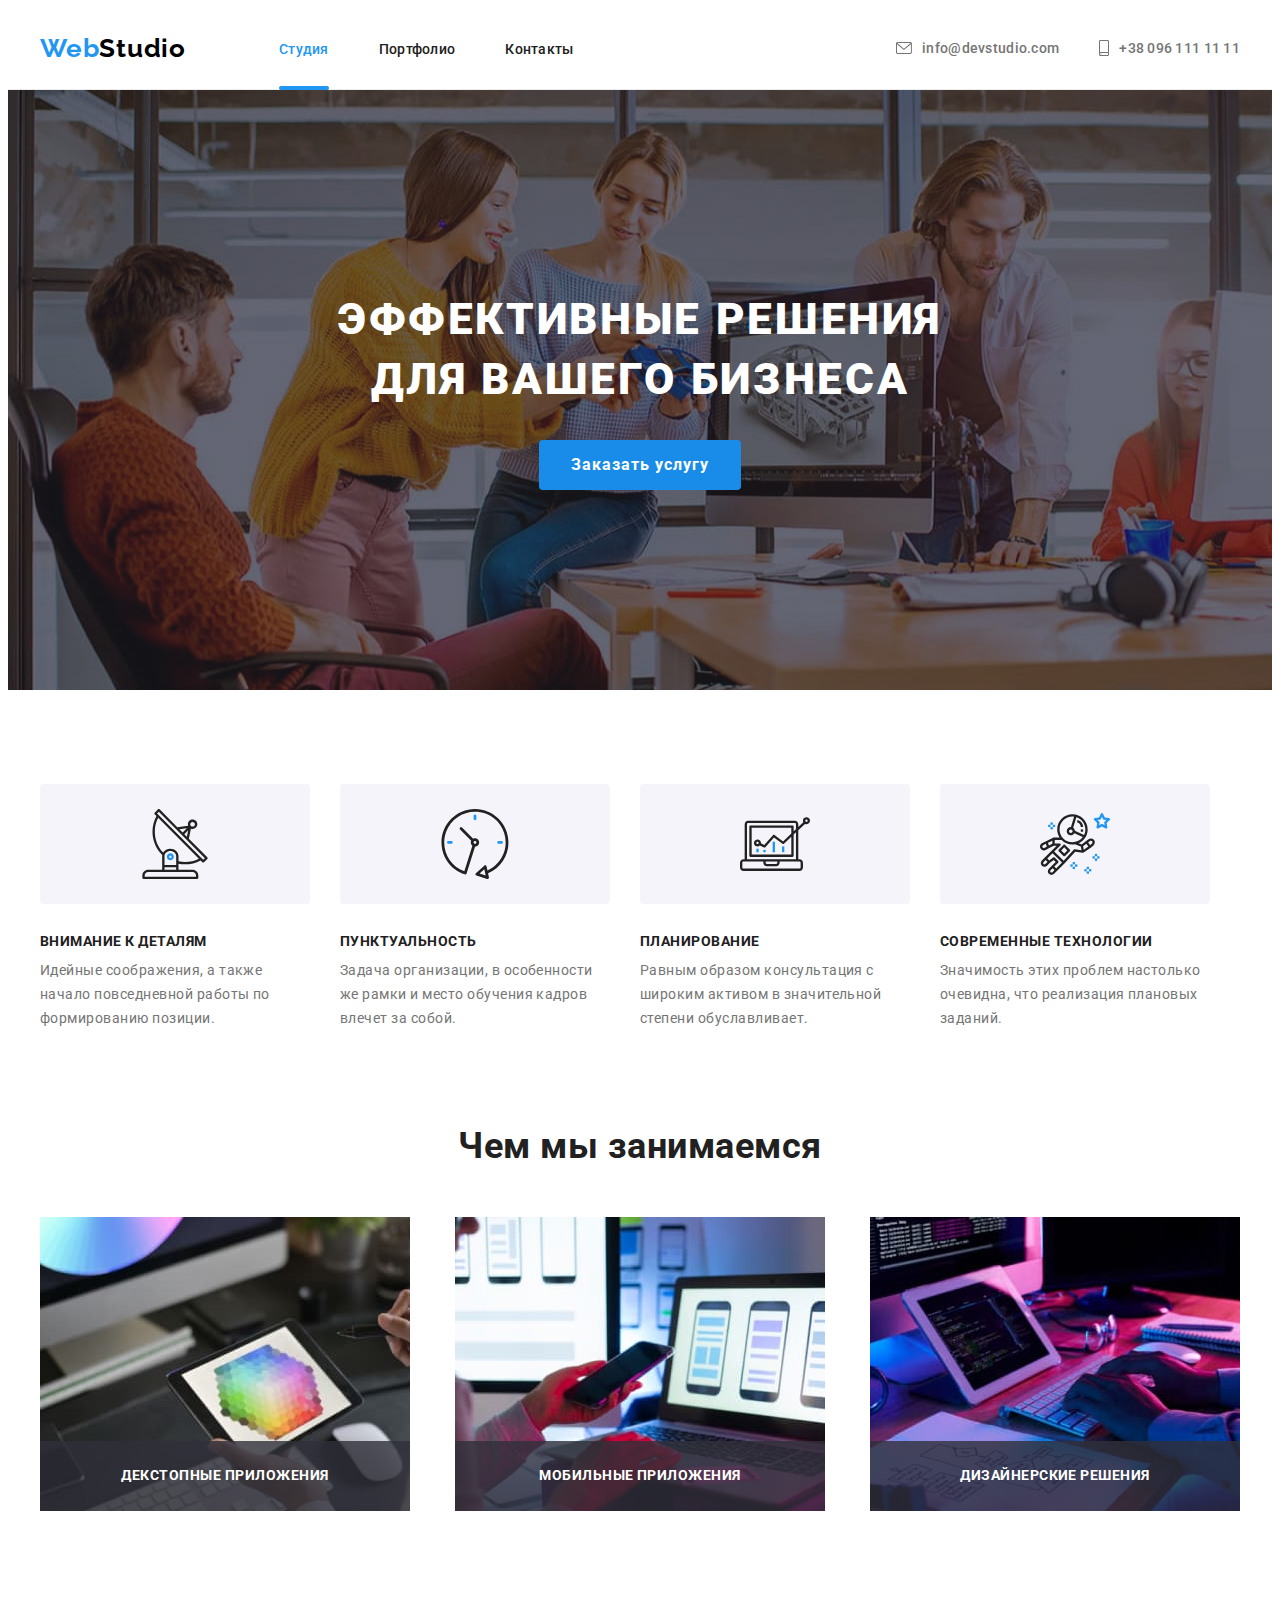
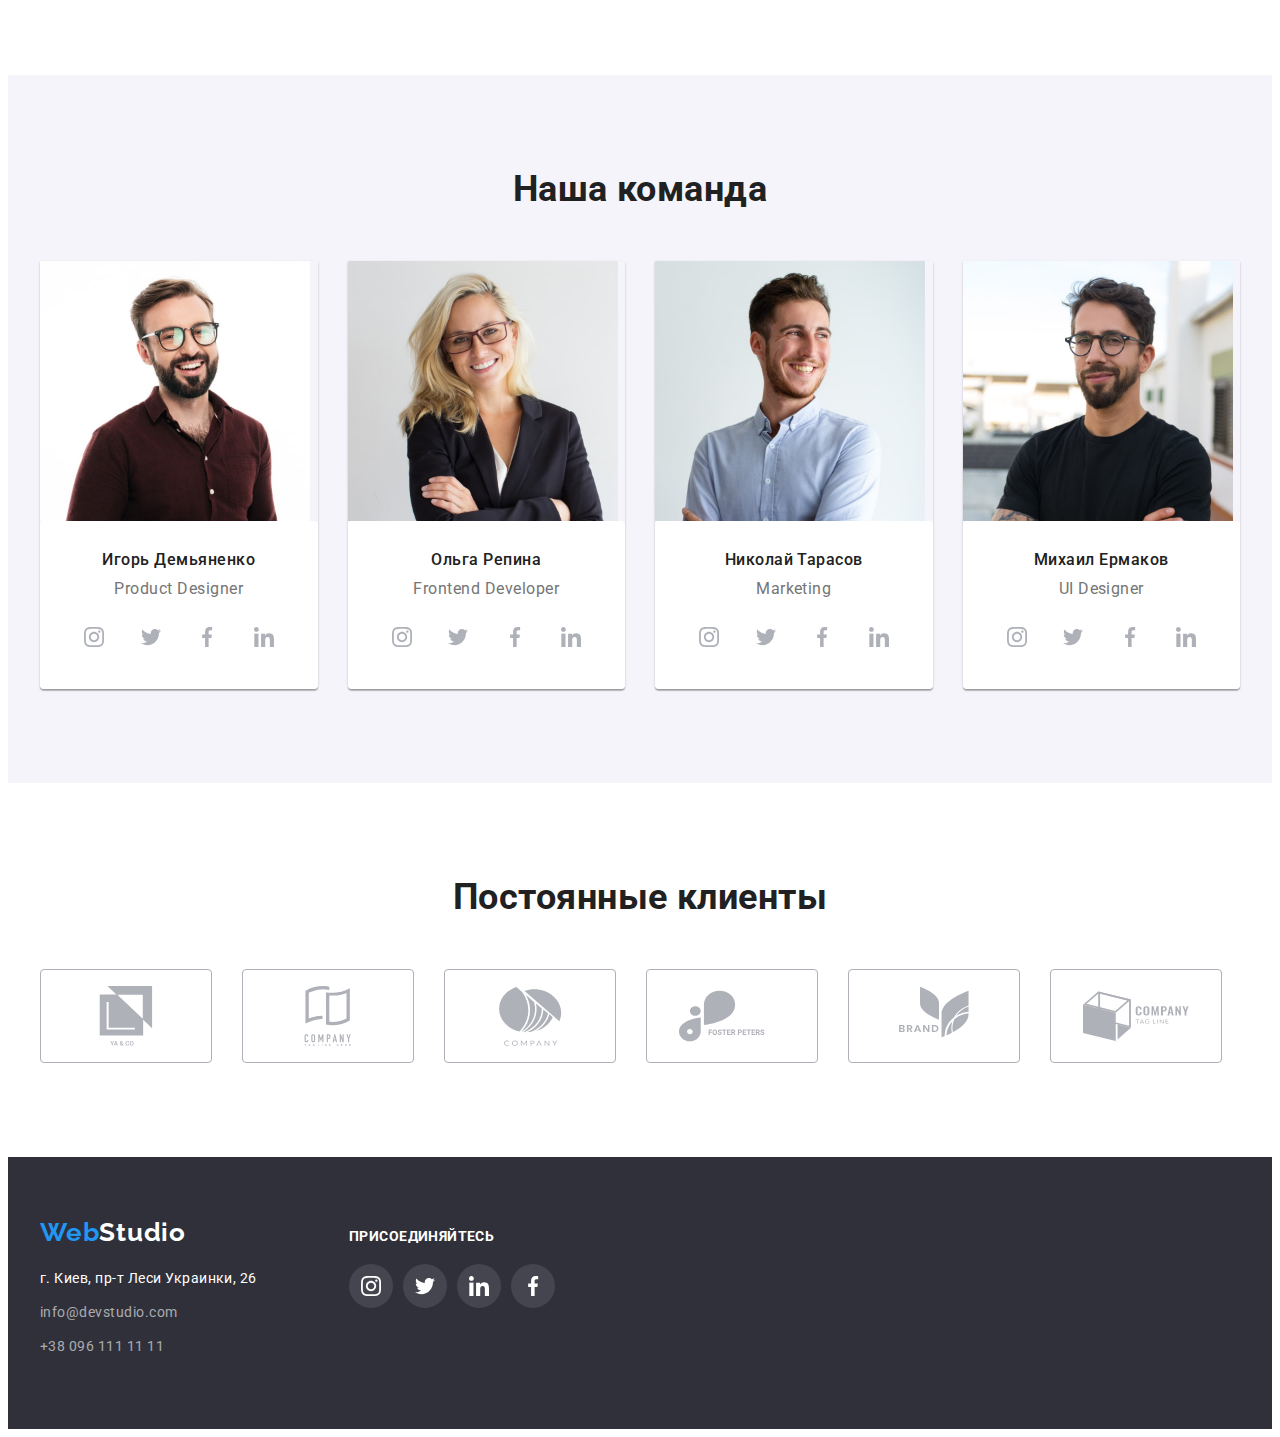
<file: index.html>
<!DOCTYPE html>
<html lang="en">
  <head>
    <meta charset="UTF-8" />
    <meta http-equiv="X-UA-Compatible" content="IE=edge" />
    <meta name="viewport" content="width=device-width, initial-scale=1.0" />
    <title>WebStudio</title>
    <link rel="preconnect" href="https://fonts.gstatic.com" />
    <link
      href="https://fonts.googleapis.com/css2?family=Raleway:wght@700&family=Roboto:wght@400;500;700;900&display=swap"
      rel="stylesheet"
    />
    <link
      rel="stylesheet"
      href="https://cdnjs.cloudflare.com/ajax/libs/modern-normalize/1.0.0/modern-normalize.min.css"
      integrity="sha512-ISS7cAi1PEhQ8jnbJpJZMd29NlhNj4AWYyLOSp2CE/CsHxTCu+r+t0D2yoJudVrd0/8fTVPUVDzY5Tvli75u/g=="
      crossorigin="anonymous"
    />
    <link rel="stylesheet" href="./css/style.css" />
  </head>
  <body>
    <!--HEADER-->

    <header class="page-header">
      <div class="container header-container">
        <nav class="page-header-nav">
          <a class="logo link" href="./index.html">Web<span class="logo-color">Studio</span></a>

          <!--НАВИГАЦИЯ НА ДРУГИЕ СТРАНИЦЫ-->
          <ul class="site-nav-list list">
            <li class="site-nav-item">
              <a class="site-nav-link current" href="./index.html">Студия</a>
            </li>
            <li class="site-nav-item">
              <a class="site-nav-link line-portfolio link" href="./portfolio.html">Портфолио</a>
            </li>
            <li class="site-nav-item">
              <a class="site-nav-link line-contact link" href="">Контакты</a>
            </li>
          </ul>
        </nav>

        <ul class="auth-nav-list list">
          <li class="auth-nav">
            <a class="auth-nav-mail-link link" href="mailto:info@devstudio.com"
              ><svg class="auth-nav-mail-icon">
                <use href="./images/sprite.svg#icon-mail-h"></use>
              </svg>
              info@devstudio.com</a
            >
          </li>
          <li class="auth-nav">
            <a class="auth-nav-tel-link link" href="tel:380961111111"
              ><svg class="auth-nav-tel-icon">
                <use href="./images/sprite.svg#icon-smartphone-h"></use>
              </svg>
              +38 096 111 11 11</a
            >
          </li>
        </ul>
      </div>
    </header>

    <!-- MAIN -->
    <main>
      <!--СЕКЦИЯ 1 HERO-->

      <section class="hero-menu">
        <div class="container">
          <h1 class="hero-menu-title">Эффективные решения для вашего бизнеса</h1>
          <button class="hero-menu-modal-button" type="button" data-modal-open>
            Заказать услугу
          </button>
        </div>
      </section>

      <!--СЕКЦИЯ 2 ВНИМАНИЕ К ДЕТАЛЯМ-->

      <section class="feature section">
        <div class="container">
          <ul class="feature-list list">
            <li class="feature-list-menu">
              <div class="feature-thumb">
                <svg class="feature-icon" width="70" height="70">
                  <use href="./images/sprite.svg#icon-antenna-v"></use>
                </svg>
              </div>
              <h3 class="sup-title">Внимание к деталям</h3>
              <p class="feature-discription">
                Идейные соображения, а также начало повседневной работы по формированию позиции.
              </p>
            </li>

            <li class="feature-list-menu">
              <div class="feature-thumb">
                <svg class="feature-icon" width="70" height="70">
                  <use href="./images/sprite.svg#icon-clock-v"></use>
                </svg>
              </div>
              <h3 class="sup-title">Пунктуальность</h3>
              <p class="feature-discription">
                Задача организации, в особенности же рамки и место обучения кадров влечет за собой.
              </p>
            </li>

            <li class="feature-list-menu">
              <div class="feature-thumb">
                <svg class="feature-icon" width="70" height="70">
                  <use href="./images/sprite.svg#icon-diagram-v"></use>
                </svg>
              </div>
              <h3 class="sup-title">Планирование</h3>
              <p class="feature-discription">
                Равным образом консультация с широким активом в значительной степени обуславливает.
              </p>
            </li>

            <li class="feature-list-menu">
              <div class="feature-thumb">
                <svg class="feature-icon" width="70" height="70">
                  <use href="./images/sprite.svg#icon-astronaut-v"></use>
                </svg>
              </div>
              <h3 class="sup-title">Современные технологии</h3>
              <p class="feature-discription">
                Значимость этих проблем настолько очевидна, что реализация плановых заданий.
              </p>
            </li>
          </ul>
        </div>
      </section>

      <!--СЕКЦИЯ-3 ЧЕМ МЫ ЗНИМАЕМСЯ-->
      <section class="job">
        <div class="container">
          <h2 class="job-title">Чем мы занимаемся</h2>
          <ul class="job-menu-list list">
            <li class="job-menu-img-item">
              <img
                class="job-menu-img-list"
                src="./images/img1.jpg"
                alt="photo 1"
                width="370"
                height="294"
              />
              <div class="job-div">
                <p class="job-photo-text">Декстопные приложения</p>
              </div>
            </li>

            <li>
              <img
                class="job-menu-img-list"
                src="./images/img2.jpg"
                alt="photo 2"
                width="370"
                height="294"
              />
              <div class="job-div">
                <p class="job-photo-text">Мобильные приложения</p>
              </div>
            </li>

            <li>
              <img
                class="job-menu-img-list"
                src="./images/img3.jpg"
                alt="photo 3"
                width="370"
                height="294"
              />
              <div class="job-div">
                <p class="job-photo-text">Дизайнерские решения</p>
              </div>
            </li>
          </ul>
        </div>
      </section>

      <!--СЕКЦИЯ 4 НАША КОМАНДА-->
      <section class="team section">
        <div class="container">
          <h2 class="team-title">Наша команда</h2>
          <ul class="team-menu-list list">
            <li class="team-menu-item">
              <img
                class="team-menu-img"
                src="./images/productdesigners.jpg"
                alt="ProductDesigner"
                width="270"
                height="260"
              />
              <div class="card-content">
                <h3 class="team-sup-title">Игорь Демьяненко</h3>
                <p class="team-discription">Product Designer</p>
                <ul class="team-social-list list">
                  <li class="team-social-list-item">
                    <a href="" class="team-social-list-link link">
                      <svg class="team-social-list-icon">
                        <use href="./images/sprite.svg#icon-instagram-n"></use>
                      </svg>
                    </a>
                  </li>
                  <li class="team-social-list-item">
                    <a href="" class="team-social-list-link link">
                      <svg class="team-social-list-icon">
                        <use href="./images/sprite.svg#icon-twitter-n"></use>
                      </svg>
                    </a>
                  </li>
                  <li class="team-social-list-item">
                    <a href="" class="team-social-list-link link">
                      <svg class="team-social-list-icon">
                        <use href="./images/sprite.svg#icon-facebook-n"></use>
                      </svg>
                    </a>
                  </li>
                  <li class="team-social-list-item">
                    <a href="" class="team-social-list-link link">
                      <svg class="team-social-list-icon">
                        <use href="./images/sprite.svg#icon-linkedin-n"></use>
                      </svg>
                    </a>
                  </li>
                </ul>
              </div>
            </li>

            <li class="team-menu-item">
              <img
                class="team-menu-img"
                src="./images/frontendevelopers.jpg"
                alt="Frontend Developer"
                width="270"
                height="260"
              />
              <div class="card-content">
                <h3 class="team-sup-title">Ольга Репина</h3>
                <p class="team-discription">Frontend Developer</p>
                <ul class="team-social-list list">
                  <li class="team-social-list-item">
                    <a href="" class="team-social-list-link link">
                      <svg class="team-social-list-icon">
                        <use href="./images/sprite.svg#icon-instagram-n"></use>
                      </svg>
                    </a>
                  </li>
                  <li class="team-social-list-item">
                    <a href="" class="team-social-list-link link">
                      <svg class="team-social-list-icon">
                        <use href="./images/sprite.svg#icon-twitter-n"></use>
                      </svg>
                    </a>
                  </li>
                  <li class="team-social-list-item">
                    <a href="" class="team-social-list-link link">
                      <svg class="team-social-list-icon">
                        <use href="./images/sprite.svg#icon-facebook-n"></use>
                      </svg>
                    </a>
                  </li>
                  <li class="team-social-list-item">
                    <a href="" class="team-social-list-link link">
                      <svg class="team-social-list-icon">
                        <use href="./images/sprite.svg#icon-linkedin-n"></use>
                      </svg>
                    </a>
                  </li>
                </ul>
              </div>
            </li>

            <li class="team-menu-item">
              <img
                class="team-menu-img"
                src="./images/marketings.jpg"
                alt="Marketing"
                width="270"
                height="260"
              />
              <div class="card-content">
                <h3 class="team-sup-title">Николай Тарасов</h3>
                <p class="team-discription">Marketing</p>
                <ul class="team-social-list list">
                  <li class="team-social-list-item">
                    <a href="" class="team-social-list-link link">
                      <svg class="team-social-list-icon">
                        <use href="./images/sprite.svg#icon-instagram-n"></use>
                      </svg>
                    </a>
                  </li>
                  <li class="team-social-list-item">
                    <a href="" class="team-social-list-link link">
                      <svg class="team-social-list-icon">
                        <use href="./images/sprite.svg#icon-twitter-n"></use>
                      </svg>
                    </a>
                  </li>
                  <li class="team-social-list-item">
                    <a href="" class="team-social-list-link link">
                      <svg class="team-social-list-icon">
                        <use href="./images/sprite.svg#icon-facebook-n"></use>
                      </svg>
                    </a>
                  </li>
                  <li class="team-social-list-item">
                    <a href="" class="team-social-list-link link">
                      <svg class="team-social-list-icon">
                        <use href="./images/sprite.svg#icon-linkedin-n"></use>
                      </svg>
                    </a>
                  </li>
                </ul>
              </div>
            </li>

            <li class="team-menu-item">
              <img
                class="team-menu-img"
                src="./images/uldesigners.jpg"
                alt="UI Designer"
                width="270"
                height="260"
              />
              <div class="card-content">
                <h3 class="team-sup-title">Михаил Ермаков</h3>
                <p class="team-discription">UI Designer</p>
                <ul class="team-social-list list">
                  <li class="team-social-list-item">
                    <a href="" class="team-social-list-link link">
                      <svg class="team-social-list-icon">
                        <use href="./images/sprite.svg#icon-instagram-n"></use>
                      </svg>
                    </a>
                  </li>
                  <li class="team-social-list-item">
                    <a href="" class="team-social-list-link link">
                      <svg class="team-social-list-icon">
                        <use href="./images/sprite.svg#icon-twitter-n"></use>
                      </svg>
                    </a>
                  </li>
                  <li class="team-social-list-item">
                    <a href="" class="team-social-list-link link">
                      <svg class="team-social-list-icon">
                        <use href="./images/sprite.svg#icon-facebook-n"></use>
                      </svg>
                    </a>
                  </li>
                  <li class="team-social-list-item">
                    <a href="" class="team-social-list-link link">
                      <svg class="team-social-list-icon">
                        <use href="./images/sprite.svg#icon-linkedin-n"></use>
                      </svg>
                    </a>
                  </li>
                </ul>
              </div>
            </li>
          </ul>
        </div>
      </section>

      <!--СЕКЦИЯ 5 ПОСТОЯННЫЕ КЛИЕНТЫ-->
      <section class="section client-section">
        <div class="container">
          <h2 class="client-title">Постоянные клиенты</h2>
          <ul class="client-list list">
            <li class="client-list-item">
              <a href="" class="client-list-link link"
                ><svg class="client-list-icon" width="106" height="60">
                  <use href="./images/sprite.svg#icon-logo-yaco"></use>
                </svg>
              </a>
            </li>
            <li class="client-list-item">
              <a href="" class="client-list-link link"
                ><svg class="client-list-icon" width="106" height="60">
                  <use href="./images/sprite.svg#icon-logo-company"></use>
                </svg>
              </a>
            </li>
            <li class="client-list-item">
              <a href="" class="client-list-link link"
                ><svg class="client-list-icon" width="106" height="60">
                  <use href="./images/sprite.svg#icon-logo-companyorang"></use>
                </svg>
              </a>
            </li>
            <li class="client-list-item">
              <a href="" class="client-list-link link"
                ><svg class="client-list-icon" width="106" height="60">
                  <use href="./images/sprite.svg#icon-logo-foster"></use>
                </svg>
              </a>
            </li>
            <li class="client-list-item">
              <a href="" class="client-list-link link"
                ><svg class="client-list-icon" width="106" height="60">
                  <use href="./images/sprite.svg#icon-logo-brend"></use>
                </svg>
              </a>
            </li>
            <li class="client-list-item">
              <a href="" class="client-list-link link"
                ><svg class="client-list-icon" width="106" height="60">
                  <use href="./images/sprite.svg#icon-logo-tagline"></use>
                </svg>
              </a>
            </li>
          </ul>
        </div>
      </section>
    </main>

    <!--FOOTER-->
    <footer class="footer">
      <div class="container container-footer">
        <div class="footer-address">
          <a class="logo link" href="./index.html"
            >Web<span class="footer-logo-color">Studio</span></a
          >
          <address class="address-font-style">
            <ul class="footer-adres-list list">
              <li class="footer-adres-item">
                <a
                  class="footer-adres-item-link link"
                  href="https://goo.gl/maps/Xikcf6HpzXLj2j496"
                  target="_blank"
                  rel="noopener noreferrer"
                  >г. Киев, пр-т Леси Украинки, 26</a
                >
              </li>
              <li class="footer-adres-item">
                <a class="footer-auth-nav-mail link" href="mailto:info@devstudio.com">
                  info@devstudio.com</a
                >
              </li>
              <li class="footer-adres-item">
                <a class="footer-auth-nav-tel link" href="tel:380961111111">+38 096 111 11 11</a>
              </li>
            </ul>
          </address>
        </div>
        <div class="footer-social">
          <h2 class="footer-join-title">ПРИСОЕДИНЯЙТЕСЬ</h2>
          <ul class="footer-team-social-list list">
            <li class="footer-social-list">
              <a href="" class="footer-social-list-link link">
                <svg class="footer-social-list-icon">
                  <use href="./images/sprite.svg#icon-instagram-n"></use>
                </svg>
              </a>
            </li>
            <li class="footer-social-list">
              <a href="" class="footer-social-list-link link">
                <svg class="footer-social-list-icon">
                  <use href="./images/sprite.svg#icon-twitter-n"></use>
                </svg>
              </a>
            </li>
            <li class="footer-social-list">
              <a href="" class="footer-social-list-link link">
                <svg class="footer-social-list-icon">
                  <use href="./images/sprite.svg#icon-linkedin-n"></use>
                </svg>
              </a>
            </li>
            <li class="footer-social-list">
              <a href="" class="footer-social-list-link link">
                <svg class="footer-social-list-icon">
                  <use href="./images/sprite.svg#icon-facebook-n"></use>
                </svg>
              </a>
            </li>
          </ul>
        </div>
      </div>
    </footer>

    <!--MODAL WINDOW-->
    <div class="backdrop is-hidden" data-modal>
      <div class="modal">
        <button type="button" class="modal-close-btn" data-modal-close>
          <svg class="modal-close-btn-icon" width="18" height="18">
            <use href="./images/spritem.svg#icon-close"></use>
          </svg>
        </button>
      </div>
    </div>

    <script src="./js/modal.js"></script>
  </body>
</html>
</file>
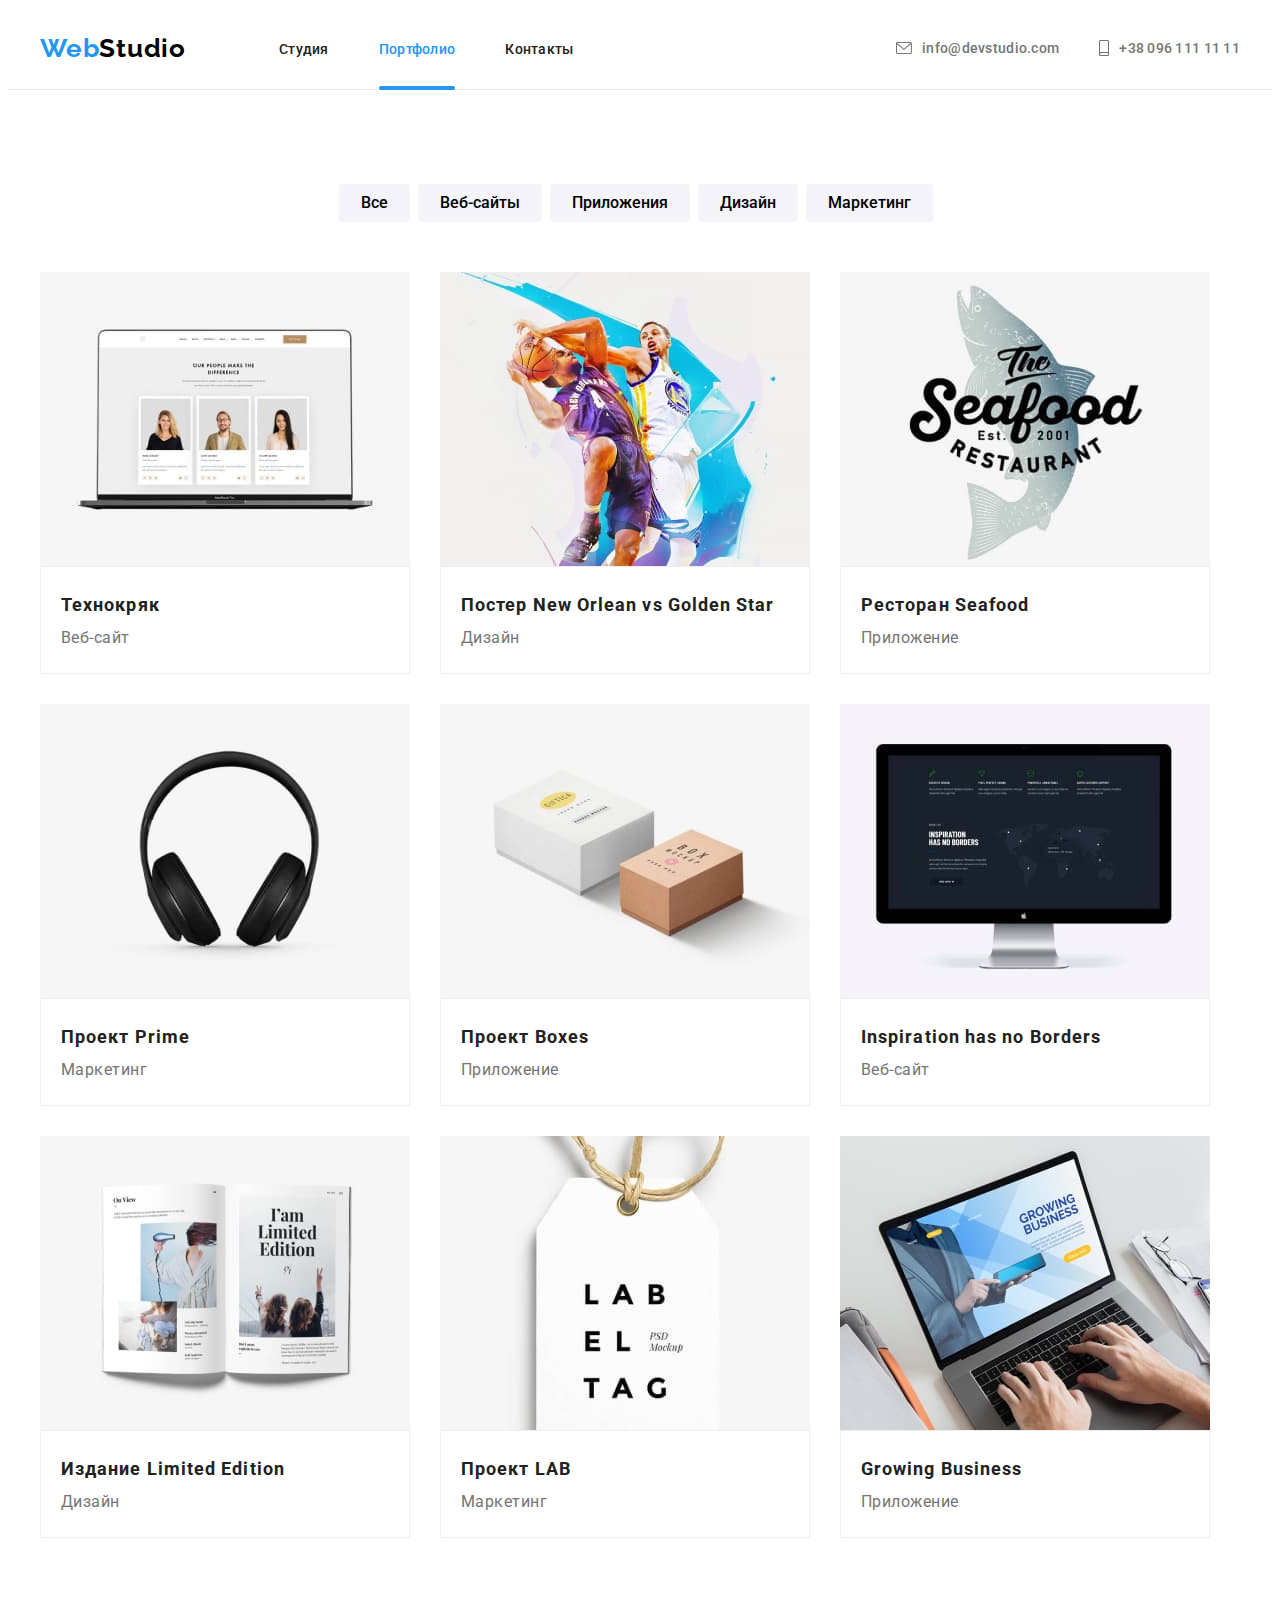
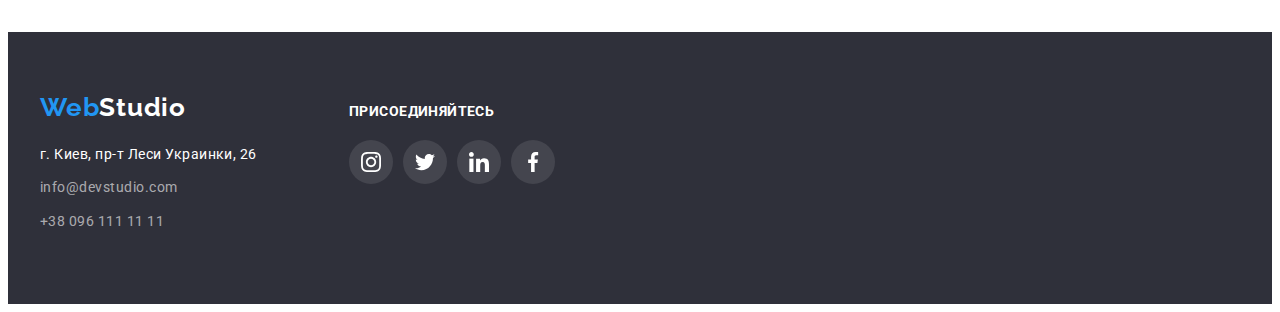
<file: portfolio.html>
<!DOCTYPE html>
<html lang="en">
  <head>
    <meta charset="UTF-8" />
    <meta http-equiv="X-UA-Compatible" content="IE=edge" />
    <meta name="viewport" content="width=device-width, initial-scale=1.0" />
    <title>Document</title>
    <link rel="preconnect" href="https://fonts.gstatic.com" />
    <link
      href="https://fonts.googleapis.com/css2?family=Raleway:wght@700&family=Roboto:wght@400;500;700;900&display=swap"
      rel="stylesheet"
    />
    <link
      rel="stylesheet"
      href="https://cdnjs.cloudflare.com/ajax/libs/modern-normalize/1.0.0/modern-normalize.min.css"
      integrity="sha512-ISS7cAi1PEhQ8jnbJpJZMd29NlhNj4AWYyLOSp2CE/CsHxTCu+r+t0D2yoJudVrd0/8fTVPUVDzY5Tvli75u/g=="
      crossorigin="anonymous"
    />
    <link rel="stylesheet" href="./css/style.css" />
  </head>
  <body>
    <!--HEADER-->

    <header class="page-header">
      <div class="container header-container">
        <nav class="page-header-nav">
          <a class="logo link" href="./index.html">Web<span class="logo-color">Studio</span></a>

          <!--НАВИГАЦИЯ НА ДРУГИЕ СТРАНИЦЫ-->
          <ul class="site-nav-list list">
            <li class="site-nav-item">
              <a class="site-nav-link link" href="./index.html">Студия</a>
            </li>
            <li class="site-nav-item">
              <a class="site-nav-link current link" href="./portfolio.html">Портфолио</a>
            </li>
            <li class="site-nav-item">
              <a class="site-nav-link link" href="">Контакты</a>
            </li>
          </ul>
        </nav>

        <ul class="auth-nav-list list">
          <li class="auth-nav">
            <a class="auth-nav-mail-link link" href="mailto:info@devstudio.com"
              ><svg class="auth-nav-mail-icon" width="16px" height="12px">
                <use href="./images/sprite.svg#icon-mail-h"></use>
              </svg>
              info@devstudio.com</a
            >
          </li>
          <li class="auth-nav">
            <a class="auth-nav-tel-link link" href="tel:380961111111"
              ><svg class="auth-nav-tel-icon" width="10px" height="16px">
                <use href="./images/sprite.svg#icon-smartphone-h"></use>
              </svg>
              +38 096 111 11 11</a
            >
          </li>
        </ul>
      </div>
    </header>

    <!-- MAIN -->
    <main>
      <!--СЕКЦИЯ-1 ПОРТФОЛИО-->
      <section class="section">
        <div class="container">
          <!--книпки фильтра-->
          <ul class="project-filter-button-list list">
            <li><button class="project-filter-button" type="button">Все</button></li>
            <li><button class="project-filter-button" type="button">Веб-сайты</button></li>
            <li><button class="project-filter-button" type="button">Приложения</button></li>
            <li><button class="project-filter-button" type="button">Дизайн</button></li>
            <li><button class="project-filter-button" type="button">Маркетинг</button></li>
          </ul>

          <!--скрытый заголовок-->
          <h1 class="visually-hidden">Портфолио</h1>

          <!--СЕКЦИЯ-2 ПРОЕКТЫ-->
          <ul class="portfolio-project-list list">
            <li class="portfolio-project-item">
              <a href="" class="portfolio-project-item-link">
                <div class="portfolio-img-wrapper">
                  <img src="./imagesP/1.jpg" alt="Ноутбук" width="370" height="294" />
                  <p class="overlay">
                    Технокряк это современная площадка распространения коронавируса. Компании
                    используют эту платформу для цифрового шпионажа и атак на защищённые сервера
                    конкурентов.
                  </p>
                </div>
                <div class="card-content-portfolio">
                  <h2 class="portfolio-title">Технокряк</h2>
                  <p class="project-discription">Веб-сайт</p>
                </div>
              </a>
            </li>

            <li class="portfolio-project-item">
              <a href="" class="portfolio-project-item-link">
                <div class="portfolio-img-wrapper">
                  <img
                    src="./imagesP/2.jpg"
                    alt="Баскетболисты в прыжке>"
                    width="370"
                    height="294"
                  />
                  <p class="overlay">
                    Технокряк это современная площадка распространения коронавируса. Компании
                    используют эту платформу для цифрового шпионажа и атак на защищённые сервера
                    конкурентов.
                  </p>
                </div>
                <div class="card-content-portfolio">
                  <h2 class="portfolio-title">Постер New Orlean vs Golden Star</h2>
                  <p class="project-discription">Дизайн</p>
                </div>
              </a>
            </li>

            <li class="portfolio-project-item">
              <a href="" class="portfolio-project-item-link">
                <div class="portfolio-img-wrapper">
                  <img src="./imagesP/3.jpg" alt="Ресторан" width="370" height="294" />
                  <p class="overlay">
                    Технокряк это современная площадка распространения коронавируса. Компании
                    используют эту платформу для цифрового шпионажа и атак на защищённые сервера
                    конкурентов.
                  </p>
                </div>
                <div class="card-content-portfolio">
                  <h2 class="portfolio-title">Ресторан Seafood</h2>
                  <p class="project-discription">Приложение</p>
                </div>
              </a>
            </li>

            <li class="portfolio-project-item">
              <a href="" class="portfolio-project-item-link">
                <div class="portfolio-img-wrapper">
                  <img src="./imagesP/4.jpg" alt="Головные телефоны" width="370" height="294" />
                  <p class="overlay">
                    Технокряк это современная площадка распространения коронавируса. Компании
                    используют эту платформу для цифрового шпионажа и атак на защищённые сервера
                    конкурентов.
                  </p>
                </div>
                <div class="card-content-portfolio">
                  <h2 class="portfolio-title">Проект Prime</h2>
                  <p class="project-discription">Маркетинг</p>
                </div>
              </a>
            </li>

            <li class="portfolio-project-item">
              <a href="" class="portfolio-project-item-link">
                <div class="portfolio-img-wrapper">
                  <img src="./imagesP/5.jpg" alt="Дизайнерская упаковка" width="370" height="294" />
                  <p class="overlay">
                    Технокряк это современная площадка распространения коронавируса. Компании
                    используют эту платформу для цифрового шпионажа и атак на защищённые сервера
                    конкурентов.
                  </p>
                </div>
                <div class="card-content-portfolio">
                  <h2 class="portfolio-title">Проект Boxes</h2>
                  <p class="project-discription">Приложение</p>
                </div>
              </a>
            </li>

            <li class="portfolio-project-item">
              <a href="" class="portfolio-project-item-link">
                <div class="portfolio-img-wrapper">
                  <img src="imagesP/6.jpg" alt="Компьютер" width="370" height="294" />
                  <p class="overlay">
                    Технокряк это современная площадка распространения коронавируса. Компании
                    используют эту платформу для цифрового шпионажа и атак на защищённые сервера
                    конкурентов.
                  </p>
                </div>
                <div class="card-content-portfolio">
                  <h2 class="portfolio-title">Inspiration has no Borders</h2>
                  <p class="project-discription">Веб-сайт</p>
                </div>
              </a>
            </li>

            <li class="portfolio-project-item">
              <a href="" class="portfolio-project-item-link">
                <div class="portfolio-img-wrapper">
                  <img src="imagesP/7.jpg" alt="Открытая книга" width="370" height="294" />
                  <p class="overlay">
                    Технокряк это современная площадка распространения коронавируса. Компании
                    используют эту платформу для цифрового шпионажа и атак на защищённые сервера
                    конкурентов.
                  </p>
                </div>
                <div class="card-content-portfolio">
                  <h2 class="portfolio-title">Издание Limited Edition</h2>
                  <p class="project-discription">Дизайн</p>
                </div>
              </a>
            </li>

            <li class="portfolio-project-item">
              <a href="" class="portfolio-project-item-link">
                <div class="portfolio-img-wrapper">
                  <img src="imagesP/8.jpg" alt="Дизайнерская лейба" width="370" height="294" />
                  <p class="overlay">
                    Технокряк это современная площадка распространения коронавируса. Компании
                    используют эту платформу для цифрового шпионажа и атак на защищённые сервера
                    конкурентов.
                  </p>
                </div>
                <div class="card-content-portfolio">
                  <h2 class="portfolio-title">Проект LAB</h2>
                  <p class="project-discription">Маркетинг</p>
                </div>
              </a>
            </li>

            <li class="portfolio-project-item">
              <a href="" class="portfolio-project-item-link">
                <div class="portfolio-img-wrapper">
                  <img src="imagesP/9.jpg" alt="Открытий ноутбук" width="370" height="294" />
                  <p class="overlay">
                    Технокряк это современная площадка распространения коронавируса. Компании
                    используют эту платформу для цифрового шпионажа и атак на защищённые сервера
                    конкурентов.
                  </p>
                </div>
                <div class="card-content-portfolio">
                  <h2 class="portfolio-title">Growing Business</h2>
                  <p class="project-discription">Приложение</p>
                </div>
              </a>
            </li>
          </ul>
        </div>
      </section>
    </main>

    <!--FOOTER-->
    <footer class="footer">
      <div class="container container-footer">
        <div class="footer-address">
          <a class="logo link" href="./index.html"
            >Web<span class="footer-logo-color">Studio</span></a
          >
          <address class="address-font-style">
            <ul class="footer-adres-list list">
              <li class="footer-adres-item">
                <a
                  class="footer-adres-item-link link"
                  href="https://goo.gl/maps/Xikcf6HpzXLj2j496"
                  target="_blank"
                  rel="noopener noreferrer"
                  >г. Киев, пр-т Леси Украинки, 26</a
                >
              </li>
              <li class="footer-adres-item">
                <a class="footer-auth-nav-mail link" href="mailto:info@devstudio.com">
                  info@devstudio.com</a
                >
              </li>
              <li class="footer-adres-item">
                <a class="footer-auth-nav-tel link" href="tel:380961111111">+38 096 111 11 11</a>
              </li>
            </ul>
          </address>
        </div>
        <div class="footer-social">
          <h2 class="footer-join-title">ПРИСОЕДИНЯЙТЕСЬ</h2>
          <ul class="footer-team-social-list list">
            <li class="footer-social-list">
              <a href="" class="footer-social-list-link link">
                <svg class="footer-social-list-icon">
                  <use href="./images/sprite.svg#icon-instagram-n"></use>
                </svg>
              </a>
            </li>
            <li class="footer-social-list">
              <a href="" class="footer-social-list-link link">
                <svg class="footer-social-list-icon">
                  <use href="./images/sprite.svg#icon-twitter-n"></use>
                </svg>
              </a>
            </li>
            <li class="footer-social-list">
              <a href="" class="footer-social-list-link link">
                <svg class="footer-social-list-icon">
                  <use href="./images/sprite.svg#icon-linkedin-n"></use>
                </svg>
              </a>
            </li>
            <li class="footer-social-list">
              <a href="" class="footer-social-list-link link">
                <svg class="footer-social-list-icon">
                  <use href="./images/sprite.svg#icon-facebook-n"></use>
                </svg>
              </a>
            </li>
          </ul>
        </div>
      </div>
    </footer>
  </body>
</html>
</file>
<file: css/style.css>
:root {
  --main-font: 'Roboto', sans-serif;
  --logo-font: 'Raleway', sans-serif;
  --accent-color: #2196f3;
  --link-button: #2196f3;
  --link-nav: #757575;
  --title: #212121;
  --navlink: #212121;
}

h1,
h2,
h3,
h4,
h5,
h6,
p {
  margin-top: 0;
  margin-bottom: 0;
}

ul,
ol {
  margin-top: 0;
  margin-bottom: 0;
  padding-left: 0;
}

img {
  display: block;
}

a {
  text-decoration: none;
}

.list {
  list-style: none;
}

.link {
  text-decoration: none;
}

.section {
  padding-top: 94px;
  padding-bottom: 94px;
}

.container {
  width: 1200px;
  padding-left: 15px;
  padding-right: 15px;
  margin: 0 auto;
}

body {
  font-family: var(--main-font);
  color: #757575;
  letter-spacing: 0.03em;
}

/*======================COMPONENTS================*/
.auth-nav-mail-icon {
  width: 16px;
  height: 12px;
  fill: #757575;
  margin-right: 10px;
  cursor: pointer;
}

.auth-nav-tel-icon {
  width: 10px;
  height: 16px;
  fill: #757575;
  margin-right: 10px;
  cursor: pointer;
}

.auth-nav-tel-link:hover,
.auth-nav-tel-link:focus {
  fill: #2196f3;
  outline: none;
}

.auth-nav-tel-link:hover .auth-nav-tel-icon,
.auth-nav-tel-link:focus .auth-nav-tel-icon {
  fill: currentColor;
  outline: none;
}

.auth-nav-mail-link:hover,
.auth-nav-mail-link:focus {
  fill: #2196f3;
  outline: none;
}

.auth-nav-mail-link:hover .auth-nav-mail-icon,
.auth-nav-mail-link:focus .auth-nav-mail-icon {
  fill: currentColor;
  outline: none;
}

.feature-thumb {
  display: flex;
  justify-content: center;
  align-items: center;

  background: #f5f4fa;
  border-radius: 4px;

  height: 120px;
  margin-bottom: 30px;
}

.feature-icon {
  width: 70px;
  height: 70px;
}

.team-social-list-icon {
  width: 20px;
  height: 20px;
  fill: #afb1b8;
}
.team-social-list {
  display: flex;
  justify-content: space-between;
}

.team-social-list-link {
  display: flex;
  justify-content: center;
  align-items: center;

  width: 44px;
  height: 44px;
  background: transparent;
  border-radius: 50%;
}

.team-social-list-link:hover,
.team-social-list-link:focus {
  background-color: var(--accent-color);
  transition: 250ms cubic-bezier(0.4, 0, 0.2, 1);
  outline: none;
}

.team-social-list-link:hover .team-social-list-icon,
.team-social-list-link:focus .team-social-list-icon {
  transition: fill 250ms cubic-bezier(0.4, 0, 0.2, 1);
  fill: #ffffff;
  outline: none;
}

.container-footer {
  display: flex;
  align-items: baseline;
}

.footer-team-social-list {
  display: flex;
  justify-content: center;
  align-items: center;
}

.footer-social {
  margin-left: 70px;
}

.footer-social-list-link {
  display: flex;
  justify-content: center;
  align-items: center;

  width: 44px;
  height: 44px;
  background: rgba(255, 255, 255, 0.1);
  border-radius: 50%;
  margin-right: 10px;

  transition: 250ms cubic-bezier(0.4, 0, 0.2, 1);
}

.footer-social-list-icon {
  width: 20px;
  height: 20px;
  fill: #ffffff;
}

.footer-social-list-link:hover,
.footer-social-list-link:focus {
  background-color: var(--accent-color);
  outline: none;
}

/*===================END COMPONENTS===================*/

/*=========================HEADER=======================*/
.header-container {
  display: flex;
  align-items: center;
  justify-content: space-between;
}

.page-header {
  padding-top: 25px;
  padding-bottom: 25px;
  border-bottom: 1px solid #ececec;
}

.logo {
  font-family: var(--logo-font);
  font-weight: 700;
  font-size: 26px;
  line-height: 1.19;
  letter-spacing: 0.03em;
  color: var(--link-button);

  margin-right: 93px;
}

.logo-color {
  color: #000000;
}

.site-nav-list {
  display: flex;
  align-items: center;
  margin-left: auto;
}

.site-nav-list .site-nav-link.current {
  color: var(--accent-color);
}

.page-header-nav {
  display: flex;
  align-items: center;
}

.auth-nav-list {
  display: flex;
  align-items: center;
}

.site-nav-item:not(:last-child) {
  margin-right: 50px;
}

.site-nav-link {
  font-weight: 500;
  font-size: 14px;
  line-height: 1.33;
  letter-spacing: 0.02em;
  position: relative;
  color: var(--navlink);
  transition: 250ms cubic-bezier(0.4, 0, 0.2, 1);
  padding: 32px 0;
}

.site-nav-link.current::after {
  content: '';
  position: absolute;
  left: 0;
  bottom: -1px;
  display: block;
  width: 100%;
  height: 4px;
  border-radius: 2px;
  background-color: var(--accent-color);
}

.site-nav-link:hover,
.site-nav-link:focus {
  color: var(--accent-color);
  outline: none;
}

.auth-nav-mail-link {
  font-weight: 500;
  font-size: 14px;
  line-height: 1.33;
  letter-spacing: 0.02em;
  color: var(--link-nav);
  display: flex;
  align-items: center;
  transition-property: color;
  transition-duration: 250ms;
  transition-timing-function: cubic-bezier(0.4, 0, 0.2, 1);
}

.auth-nav-mail-link:hover,
.auth-nav-mail-link:focus {
  color: var(--accent-color);
  outline: none;
}

.auth-nav-tel-link {
  font-weight: 500;
  font-size: 14px;
  line-height: 1.33;
  letter-spacing: 0.02em;
  color: var(--link-nav);
  margin-left: 40px;
  display: flex;
  align-items: center;
  transition-property: color;
  transition-duration: 250ms;
  transition-timing-function: cubic-bezier(0.4, 0, 0.2, 1);
}

.auth-nav-tel-link:hover,
.auth-nav-tel-link:focus {
  color: var(--accent-color);
  outline: none;
}
/*=========================END HEADER=================*/

/*===================СЕКЦИЯ-1 HERO=====================*/
.hero-menu {
  padding-top: 200px;
  padding-bottom: 200px;
  max-width: 1600px;
  text-align: center;
  margin: 0 auto;
  background-color: #2f303a;
  background-image: linear-gradient(rgba(47, 48, 58, 0.4), rgba(47, 48, 58, 0.4)),
    url('../images/hero/imghero.jpg');
  background-size: cover;
}

.hero-menu-title {
  width: 696px;
  font-weight: 900;
  font-size: 44px;
  line-height: 1.36;

  letter-spacing: 0.06em;
  text-transform: uppercase;
  color: #ffffff;
  text-transform: uppercase;

  margin-left: auto;
  margin-right: auto;
  margin-bottom: 30px;
}

.hero-menu-modal-button {
  font-family: 'Roboto', sans-serif;
  font-size: 16px;
  font-weight: 700;
  line-height: 1.87;
  letter-spacing: 0.06em;
  color: #ffffff;
  background-color: #188ce8;

  cursor: pointer;
  border: 0px;
  border-radius: 4px;

  padding: 10px 32px;
  transition: background-color 250ms cubic-bezier(0.4, 0, 0.2, 1),
    box-shadow 250ms cubic-bezier(0.4, 0, 0.2, 1);
}

.hero-menu-modal-button:hover {
  background-color: var(--accent-color);
  box-shadow: 0px 4px 4px rgba(0, 0, 0, 0.15);
  outline: none;
}

/*====================END СЕКЦИЯ-1 HERO===================*/

/*===============СЕКЦИЯ-2 ВНИМАНИЕ К ДЕТАЛЯМ==============*/
.feature-list {
  display: flex;
}

.feature-list-menu:not(:last-child) {
  margin-right: 30px;
}

.feature-list-menu {
  width: 270px;
}

.sup-title {
  font-weight: 700;
  font-size: 14px;
  line-height: 1.14;
  text-transform: uppercase;
  color: var(--title);
  margin-bottom: 10px;
}

.feature-discription {
  font-size: 14px;
  line-height: 1.71;
  color: #757575;
}

/*============END СЕКЦИЯ-2 ВНИМАНИЕ К ДЕТАЛЯМ===============*/

/*=================CЕКЦИЯ-3 ЧЕМ МЫ ЗАНИМАЕМСЯ================*/
.job {
  padding-bottom: 94px;
}
.job-title {
  font-weight: 700;
  font-size: 36px;
  line-height: 1.16x;
  color: var(--title);
  text-align: center;

  margin-bottom: 50px;
}

.job-menu-list {
  display: flex;
  justify-content: space-between;
}

.job-div {
  position: relative;
  bottom: 70px;

  display: flex;
  justify-content: center;
  align-items: center;

  width: 100%;
  height: 70px;
  background: rgba(47, 48, 58, 0.8);
}

.job-photo-text {
  font-weight: bold;
  font-size: 14px;
  line-height: 1.14;
  text-transform: uppercase;
  color: #ffffff;
}

/*=================END CЕКЦИЯ-3 ЧЕМ МЫ ЗАНИМАЕМСЯ============*/

/*================СЕКЦИЯ-4 НАША КОМАНДА=======================*/
.team {
  background: #f5f4fa;
}

.card-content {
  background: #ffffff;
  padding: 30px 20px;
  border-radius: 4px;
  padding-left: 32px;
  padding-right: 32px;
}
.team-title {
  font-weight: 700;
  font-size: 36px;
  line-height: 1.16;
  text-align: center;
  color: var(--title);

  margin-bottom: 50px;
}

.team-menu-list {
  display: flex;
  text-align: center;
  margin-left: -30px;
  margin-top: -30px;
}

.team-menu-item {
  flex-basis: calc((100% - 120px) / 4);
  margin-left: 30px;
  margin-top: 30px;
  box-shadow: 0px 1px 3px rgba(0, 0, 0, 0.12), 0px 1px 1px rgba(0, 0, 0, 0.14),
    0px 2px 1px rgba(0, 0, 0, 0.2);
  border-radius: 0px 0px 4px 4px;
}

.team-sup-title {
  font-weight: 500;
  font-size: 16px;
  line-height: 1.18;
  color: var(--title);

  margin-bottom: 10px;
}

.team-discription {
  font-size: 16px;
  line-height: 1.18;
  color: #757575;
  padding-bottom: 16px;
}
/*==============END СЕКЦИЯ-4 НАША КОМАНДА=================*/

/*================СЕКЦИЯ-5 ПОСТОЯННЫЕ КЛИЕНТЫ==============*/

.client-section {
  background: #ffffff;
}
.client-title {
  font-size: 36px;
  line-height: 1.16;
  text-align: center;
  color: var(--title);
  padding-bottom: 50px;
}

.client-list {
  display: flex;
}

.client-list-item:not(:last-child) {
  margin-right: 30px;
}

.client-list-link {
  display: flex;
  justify-content: center;
  align-items: center;
  width: 170px;
  height: 92px;
  border: 1px solid #afb1b8;
  border-radius: 4px;
  fill: #afb1b8;

  transition: 250ms cubic-bezier(0.4, 0, 0.2, 1);
}

.client-list-link:hover,
.client-list-link:focus {
  border-color: var(--accent-color);
  outline: none;
}

.client-list-link:hover .client-list-icon,
.client-list-link:focus .client-list-icon {
  fill: var(--accent-color);
  transition: 250ms cubic-bezier(0.4, 0, 0.2, 1);
  outline: none;
}

/*=============END СЕКЦИЯ-5 ПОСТОЯННЫЕ КЛИЕНТЫ============*/

/*=======================PORTFOLIO-1 FILTER===================*/
.project-filter-button-list {
  display: flex;
  justify-content: center;
  margin-bottom: 50px;
}

.project-filter-button {
  font-family: 'Roboto', sans-serif;
  font-weight: 500;
  font-size: 16px;
  line-height: 1.62;
  background: #f5f4fa;
  cursor: pointer;
  border: 0px;
  border-radius: 4px;

  padding: 6px 22px;
  margin-right: 8px;
  transition: background-color 250ms cubic-bezier(0.4, 0, 0.2, 1),
    box-shadow 250ms cubic-bezier(0.4, 0, 0.2, 1), color 250ms cubic-bezier(0.4, 0, 0.2, 1);
}

.project-filter-button:hover,
.project-filter-button:focus {
  color: #ffffff;
  background-color: #2196f3;
  box-shadow: 0px 3px 1px rgba(0, 0, 0, 0.1), 0px 1px 2px rgba(0, 0, 0, 0.08),
    0px 2px 2px rgba(0, 0, 0, 0.12);
  outline: none;
}
/*-скрытый заголовок*/
.visually-hidden {
  position: absolute;
  width: 1px;
  height: 1px;
  margin: -1px;
  border: 0;
  padding: 0;

  white-space: nowrap;
  clip-path: inset(100%);
  clip: rect(0 0 0 0);
  overflow: hidden;
}
/*======================END PORTFOLIO-1 FILTER==============*/

/*======================PORTFOLIO-2 PROJECT=================*/
.overlay {
  position: absolute;
  font-size: 18px;
  line-height: 1.55;
  top: 0;
  left: 0;
  width: 100%;
  height: 100%;

  color: #ffffff;
  padding: 64px 24px;
  background: rgba(33, 150, 243, 0.9);
  overflow: auto;
  transform: translateY(100%);
  transition: transform 250ms;
  transition-timing-function: cubic-bezier(0.4, 0, 0.2, 1);
}

.portfolio-img-wrapper {
  position: relative;
  overflow: hidden;
}

.portfolio-project-item-link:hover .overlay,
.portfolio-project-item-link:focus .overlay {
  transform: translateY(0%);
  outline: none;
}

.card-content-portfolio {
  background: #ffffff;
  border: 1px solid #eeeeee;
  padding: 20px 20px;
  border: 1px solid #eeeeee;
}

.portfolio-project-list {
  display: flex;
  flex-wrap: wrap;
  margin-right: -30px;
  margin-bottom: -30px;
}

.portfolio-project-item {
  flex-basis: calc(100% / 3 - 30);
  margin-right: 30px;
  margin-bottom: 30px;
}

.portfolio-project-item:hover,
.portfolio-project-item:focus {
  box-shadow: 0px 1px 1px rgba(0, 0, 0, 0.12), 0px 4px 4px rgba(0, 0, 0, 0.06),
    1px 4px 6px rgba(0, 0, 0, 0.16);
  transition-property: box-shadow;
  transition-duration: 250ms;
  transition-timing-function: cubic-bezier(0.4, 0, 0.2, 1);
  outline: none;
}

.portfolio-title {
  font-weight: 700;
  font-size: 18px;
  line-height: 2;
  letter-spacing: 0.06em;
  color: var(--title);
}
.project-discription {
  font-size: 16px;
  line-height: 1.87;
  color: #757575;
}
/*=====================END PORTFOLIO 2 PROECT======================*/

/*========================FOOTER==========================*/
.footer {
  background: #2f303a;
  padding-top: 60px;
  padding-bottom: 60px;
}

.logo {
  display: flex;
}

.footer-logo-color {
  color: #ffffff;
}

.footer-adres-list {
  flex-direction: column;
  margin-top: 20px;
}

.footer-adres-item {
  margin-bottom: 10px;
}

.address-font-style {
  font-style: normal;
}

.footer-adres-item-link {
  font-size: 14px;
  line-height: 1.71;
  color: #ffffff;
  transition-property: color;
  transition-duration: 250ms;
  transition-timing-function: cubic-bezier(0.4, 0, 0.2, 1);
}

.footer-adres-item-link:hover,
.footer-adres-item-link:focus {
  color: var(--accent-color);
  outline: none;
}

.footer-auth-nav-mail {
  color: rgba(255, 255, 255, 0.6);
  font-size: 14px;
  line-height: 1.71;
  transition-property: color;
  transition-duration: 250ms;
  transition-timing-function: cubic-bezier(0.4, 0, 0.2, 1);
}

.footer-auth-nav-mail:hover,
.footer-auth-nav-mail:focus {
  color: var(--accent-color);
  outline: none;
}

.footer-auth-nav-tel {
  color: rgba(255, 255, 255, 0.6);
  font-weight: normal;
  font-size: 14px;
  line-height: 1.71;
  transition-property: color;
  transition-duration: 250ms;
  transition-timing-function: cubic-bezier(0.4, 0, 0.2, 1);
}

.footer-auth-nav-tel:hover,
.footer-auth-nav-tel:focus {
  color: var(--accent-color);
  outline: none;
}

.footer-join-title {
  margin-bottom: 20px;

  font-size: 14px;
  line-height: 1.14;
  letter-spacing: 0.03em;
  color: #ffffff;
  text-transform: uppercase;
}

/*=============================END FOOTER=====================*/

/*=========================MODAL WINDOW============================*/
.backdrop {
  position: fixed;
  top: 0;
  left: 0;
  width: 100vw;
  height: 100vh;
  background-color: rgba(0, 0, 0, 0.2);
  z-index: 100;

  transition: opacity 250ms linear, visibility 250ms linear;
}

.is-hidden {
  opacity: 0;
  visibility: hidden;
  pointer-events: none;
}

.modal {
  position: absolute;
  top: 50%;
  left: 50%;
  transform: translate(-50%, -50%);
  width: 528px;
  height: 580px;
  border-radius: 4px;
  background: #ffffff;
  box-shadow: 0px 1px 3px rgba(0, 0, 0, 0.12), 0px 1px 1px rgba(0, 0, 0, 0.14),
    0px 2px 1px rgba(0, 0, 0, 0.2);
}

.modal-close-btn {
  position: absolute;
  display: flex;
  justify-content: center;
  align-items: center;
  top: 8px;
  right: 8px;
  width: 30px;
  height: 30px;
  background: transparent;
  border: 1px solid rgba(0, 0, 0, 0.1);
  border-radius: 50%;
}

/*======================END MODAL WINDOW============================*/ ;
</file>
